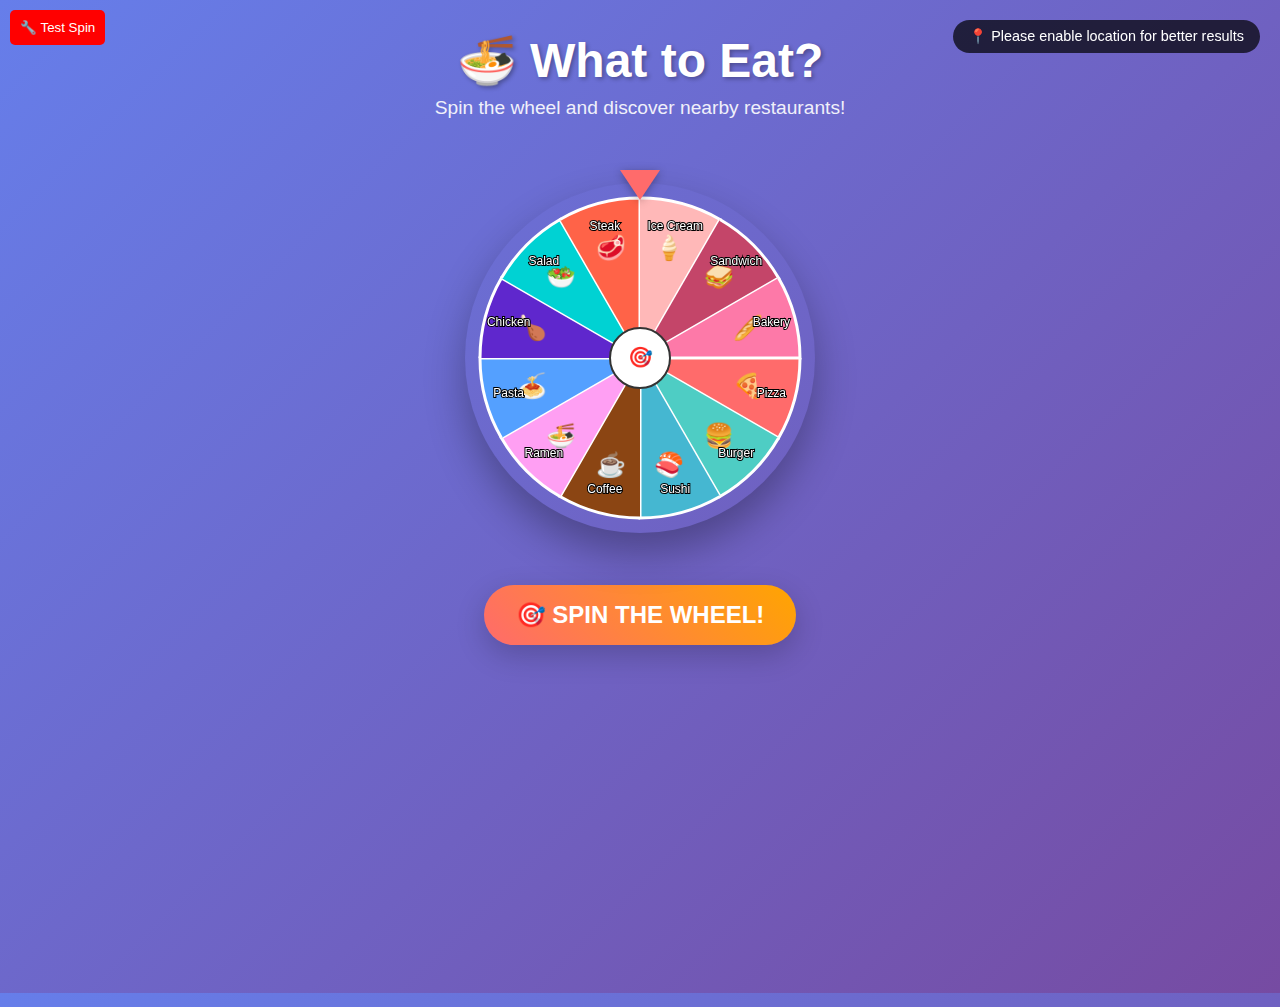
<file: index.html>
<!DOCTYPE html>
<html lang="en">
<head>
    <meta charset="UTF-8">
    <meta name="viewport" content="width=device-width, initial-scale=1.0">
    <title>🍜 What to Eat?</title>
    <link rel="stylesheet" href="style.css">
</head>
<body>
    <div class="location-status" id="locationStatus">📍 Getting location...</div>
    
    <div class="header">
        <h1>🍜 What to Eat?</h1>
        <p>Spin the wheel and discover nearby restaurants!</p>
    </div>

    <div class="wheel-container">
        <div class="wheel-pointer"></div>
        <canvas id="wheelCanvas" width="350" height="350"></canvas>
    </div>

    <button class="spin-button" id="spinButton">🎯 SPIN THE WHEEL!</button>

    <div class="result-section" id="resultSection">
        <div class="food-emoji" id="foodEmoji">🍕</div>
        <div class="food-name" id="foodName">Pizza</div>
        <div class="restaurants" id="restaurants">
            <div class="loading-restaurants">
                <div class="spinner"></div>
                <span>Finding nearby restaurants...</span>
            </div>
        </div>
    </div>

    <script src="spinner.js"></script>
    <script src="app.js"></script>
</body>
</html>
</file>
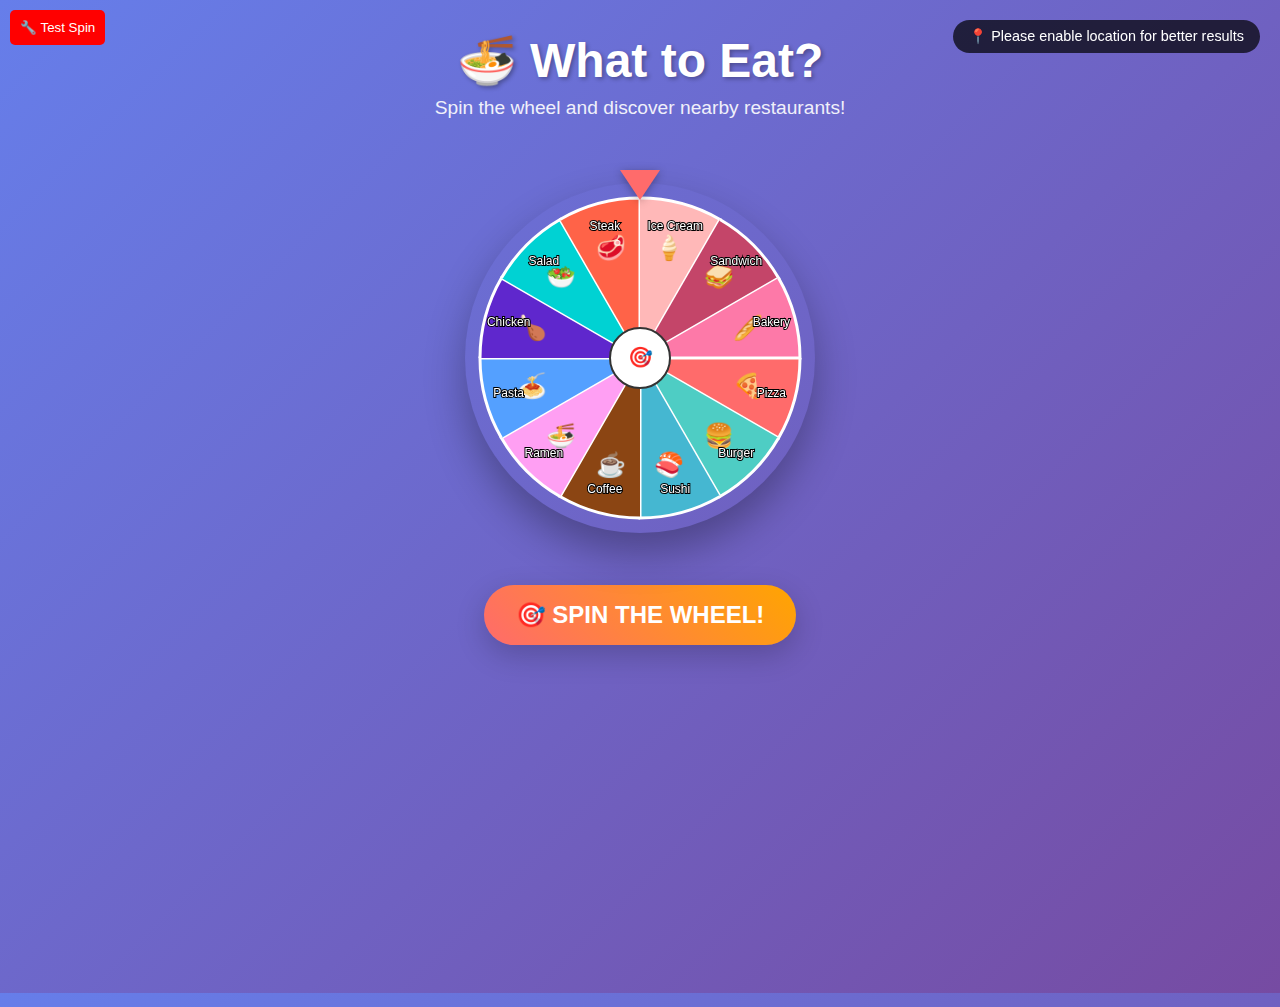
<file: food_wheel_index.html>
<!DOCTYPE html>
<html lang="en">
<head>
    <meta charset="UTF-8">
    <meta name="viewport" content="width=device-width, initial-scale=1.0">
    <title>🍜 What to Eat?</title>
    <link rel="stylesheet" href="style.css">
</head>
<body>
    <div class="location-status" id="locationStatus">📍 Getting location...</div>
    
    <div class="header">
        <h1>🍜 What to Eat?</h1>
        <p>Spin the wheel and discover nearby restaurants!</p>
    </div>

    <div class="wheel-container">
        <div class="wheel-pointer"></div>
        <canvas id="wheelCanvas" width="350" height="350"></canvas>
    </div>

    <button class="spin-button" id="spinButton">🎯 SPIN THE WHEEL!</button>

    <div class="result-section" id="resultSection">
        <div class="food-emoji" id="foodEmoji">🍕</div>
        <div class="food-name" id="foodName">Pizza</div>
        <div class="restaurants" id="restaurants">
            <div class="loading-restaurants">
                <div class="spinner"></div>
                <span>Finding nearby restaurants...</span>
            </div>
        </div>
    </div>

    <script src="spinner.js"></script>
    <script src="app.js"></script>
</body>
</html>
</file>
<file: style.css>
* {
    margin: 0;
    padding: 0;
    box-sizing: border-box;
}

body {
    font-family: 'Arial', sans-serif;
    background: linear-gradient(135deg, #667eea 0%, #764ba2 100%);
    min-height: 100vh;
    display: flex;
    flex-direction: column;
    align-items: center;
    color: white;
    overflow-x: hidden;
}

.header {
    text-align: center;
    padding: 2rem 1rem;
    animation: slideDown 0.8s ease-out;
}

.header h1 {
    font-size: 3rem;
    margin-bottom: 0.5rem;
    text-shadow: 2px 2px 4px rgba(0,0,0,0.3);
}

.header p {
    font-size: 1.2rem;
    opacity: 0.9;
}

.wheel-container {
    position: relative;
    margin: 2rem 0;
    animation: fadeIn 1s ease-out 0.5s both;
}

#wheelCanvas {
    border-radius: 50%;
    box-shadow: 0 20px 40px rgba(0,0,0,0.3);
    cursor: pointer;
    transition: transform 0.2s;
}

#wheelCanvas:hover {
    transform: scale(1.02);
}

.wheel-pointer {
    position: absolute;
    top: 50%;
    left: 50%;
    transform: translate(-50%, -50%);
    width: 0;
    height: 0;
    border-left: 20px solid transparent;
    border-right: 20px solid transparent;
    border-top: 30px solid #ff6b6b;
    z-index: 10;
    filter: drop-shadow(0 2px 4px rgba(0,0,0,0.3));
    margin-top: -175px;
}

.spin-button {
    background: linear-gradient(45deg, #ff6b6b, #ffa500);
    color: white;
    border: none;
    padding: 1rem 2rem;
    font-size: 1.5rem;
    border-radius: 50px;
    cursor: pointer;
    box-shadow: 0 10px 30px rgba(0,0,0,0.2);
    transition: all 0.3s ease;
    margin: 1rem;
    font-weight: bold;
}

.spin-button:hover {
    transform: translateY(-3px);
    box-shadow: 0 15px 35px rgba(0,0,0,0.3);
}

.spin-button:active {
    transform: translateY(0);
}

.spin-button:disabled {
    opacity: 0.6;
    cursor: not-allowed;
    transform: none;
}

.result-section {
    background: rgba(255,255,255,0.1);
    backdrop-filter: blur(10px);
    border-radius: 20px;
    padding: 2rem;
    margin: 1rem;
    max-width: 500px;
    text-align: center;
    opacity: 0;
    transform: translateY(30px);
    transition: all 0.5s ease;
}

.result-section.show {
    opacity: 1;
    transform: translateY(0);
}

.food-emoji {
    font-size: 4rem;
    margin-bottom: 1rem;
}

.food-name {
    font-size: 2rem;
    margin-bottom: 1rem;
    color: #ffd700;
}

.restaurants {
    margin-top: 1.5rem;
}

.restaurant-card {
    background: rgba(255,255,255,0.1);
    border-radius: 15px;
    padding: 1rem;
    margin: 0.5rem 0;
    display: flex;
    align-items: center;
    justify-content: space-between;
    transition: transform 0.2s;
    cursor: pointer;
    border: 2px solid transparent;
}

.restaurant-card:hover {
    transform: scale(1.02);
    background: rgba(255,255,255,0.15);
    border-color: rgba(255,215,0,0.5);
}

.restaurant-info {
    text-align: left;
    flex: 1;
}

.restaurant-name {
    font-weight: bold;
    font-size: 1.1rem;
}

.restaurant-details {
    font-size: 0.9rem;
    opacity: 0.8;
    margin-top: 0.2rem;
}

.rating {
    display: flex;
    align-items: center;
    gap: 0.5rem;
    flex-direction: column;
}

.distance {
    color: #ffd700;
    font-size: 0.9rem;
    font-weight: bold;
}

.location-status {
    position: fixed;
    top: 20px;
    right: 20px;
    background: rgba(0,0,0,0.7);
    padding: 0.5rem 1rem;
    border-radius: 20px;
    font-size: 0.9rem;
    z-index: 100;
}

.loading-restaurants {
    display: flex;
    align-items: center;
    justify-content: center;
    gap: 0.5rem;
    padding: 2rem;
    opacity: 0.7;
}

.spinner {
    width: 20px;
    height: 20px;
    border: 2px solid rgba(255,255,255,0.3);
    border-top: 2px solid #fff;
    border-radius: 50%;
    animation: spin-loader 1s linear infinite;
}

@keyframes spin-loader {
    0% { transform: rotate(0deg); }
    100% { transform: rotate(360deg); }
}

.error-message {
    background: rgba(255,0,0,0.2);
    border: 1px solid rgba(255,0,0,0.3);
    border-radius: 10px;
    padding: 1rem;
    margin: 1rem 0;
    text-align: center;
}

@keyframes slideDown {
    from {
        opacity: 0;
        transform: translateY(-50px);
    }
    to {
        opacity: 1;
        transform: translateY(0);
    }
}

@keyframes fadeIn {
    from {
        opacity: 0;
        transform: scale(0.8);
    }
    to {
        opacity: 1;
        transform: scale(1);
    }
}

@keyframes spin {
    from {
        transform: rotate(0deg);
    }
    to {
        transform: rotate(var(--spin-rotation));
    }
}

.spinning {
    animation: spin var(--spin-duration) cubic-bezier(0.23, 1, 0.32, 1);
}

@media (max-width: 768px) {
    .header h1 {
        font-size: 2rem;
    }
    
    #wheelCanvas {
        width: 280px;
        height: 280px;
    }
    
    .result-section {
        margin: 1rem;
        padding: 1.5rem;
    }
}
</file>
